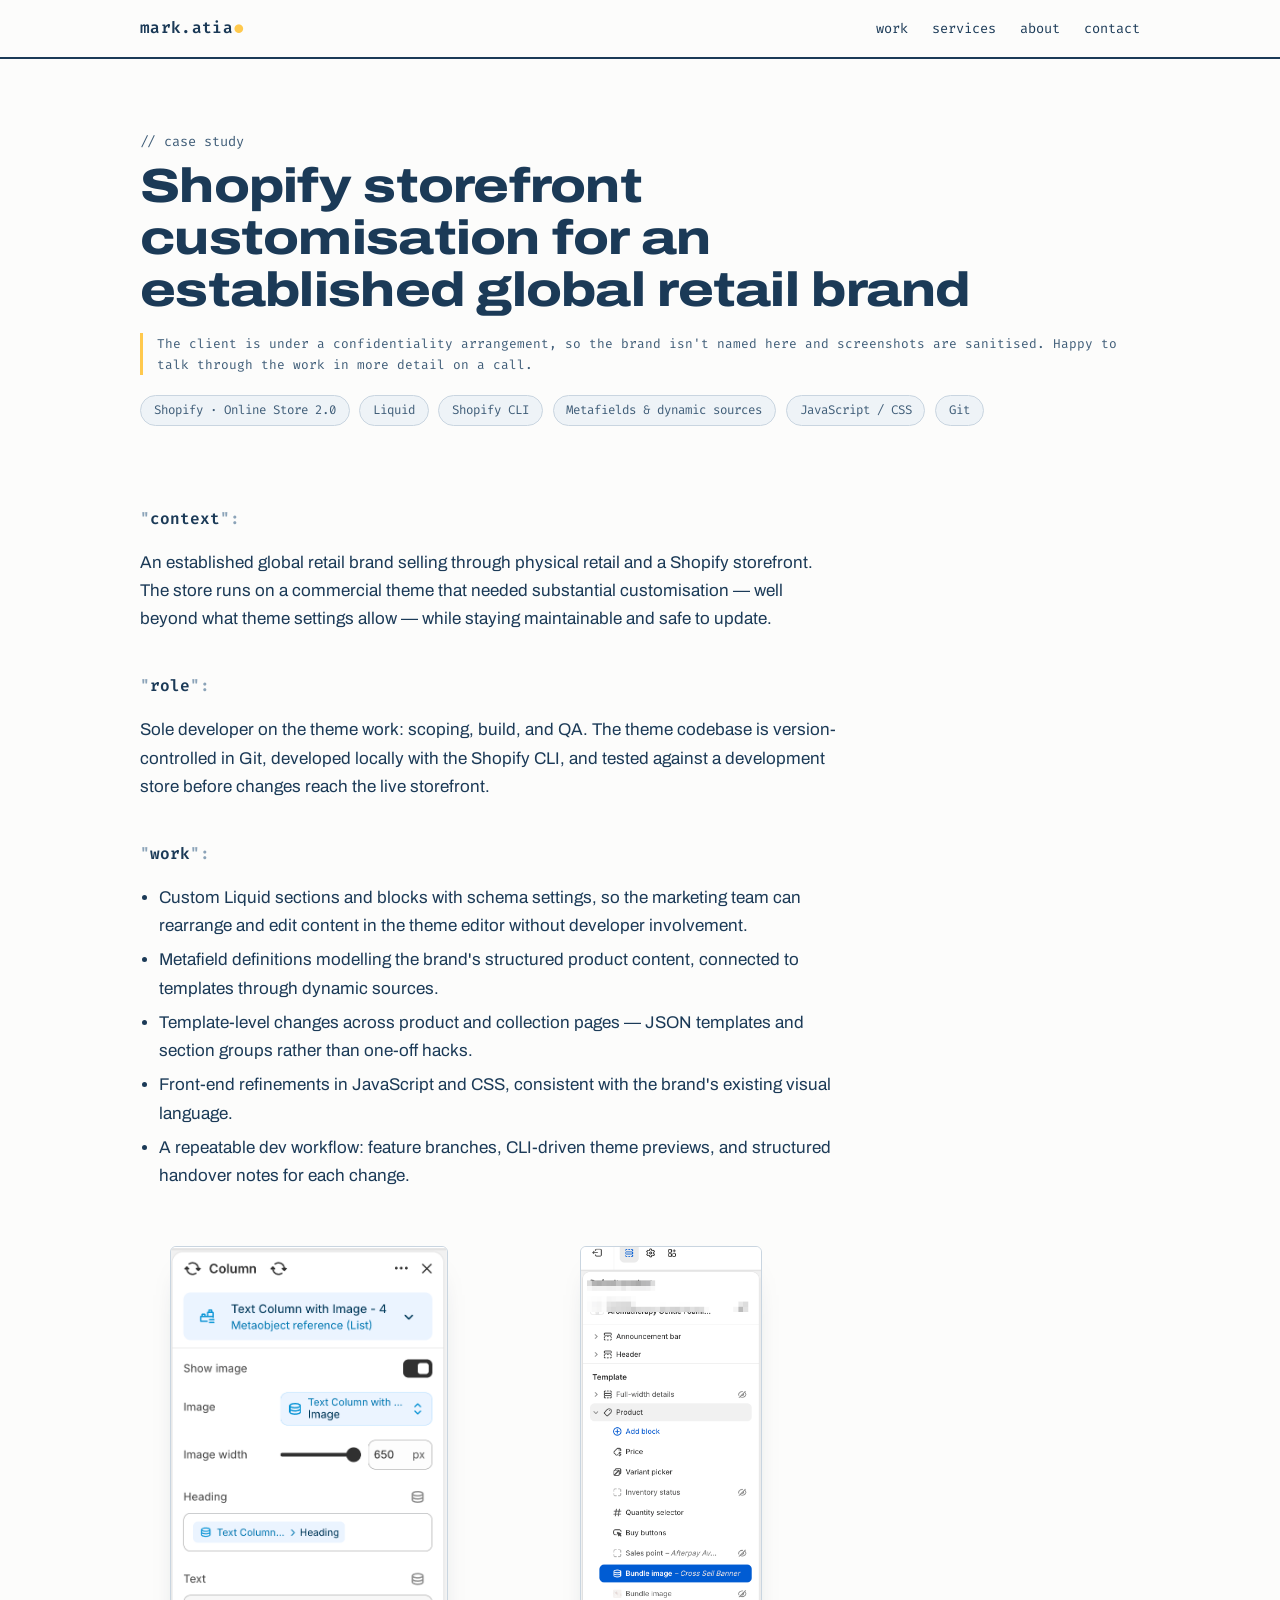
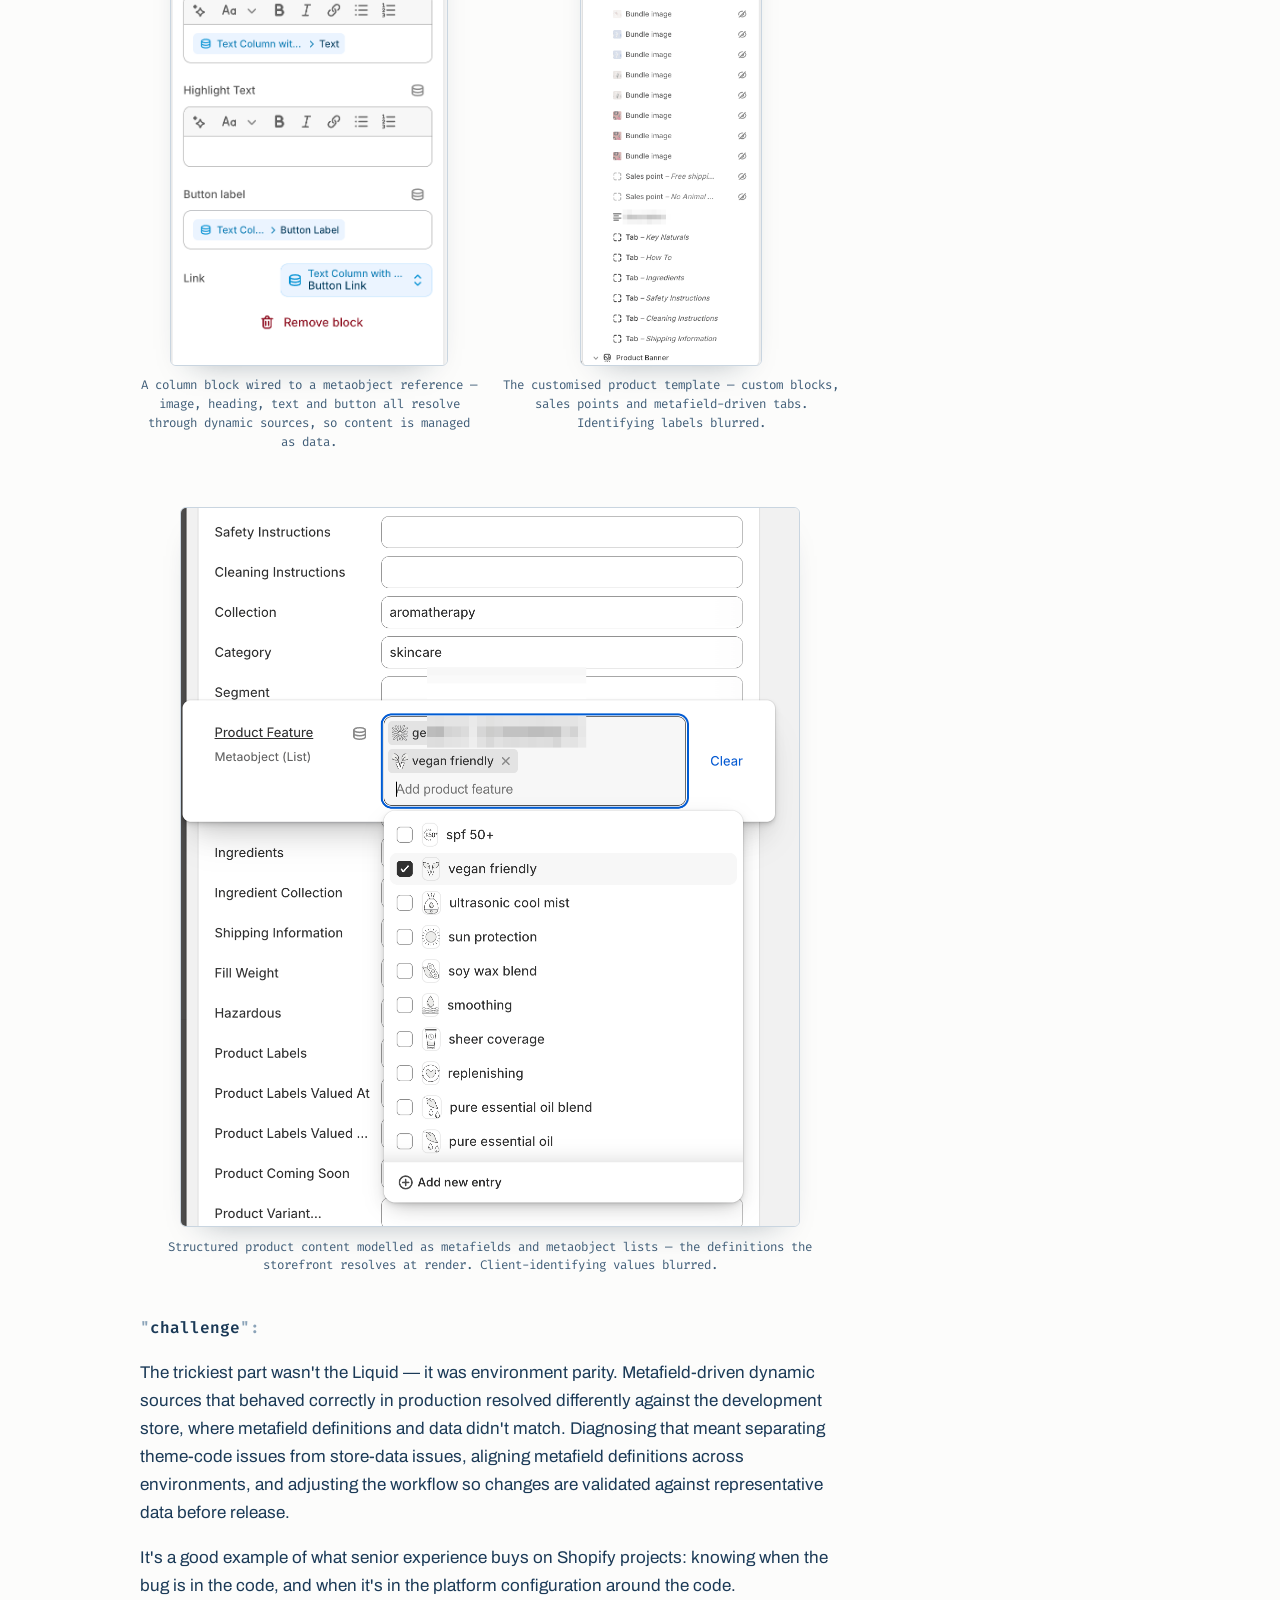
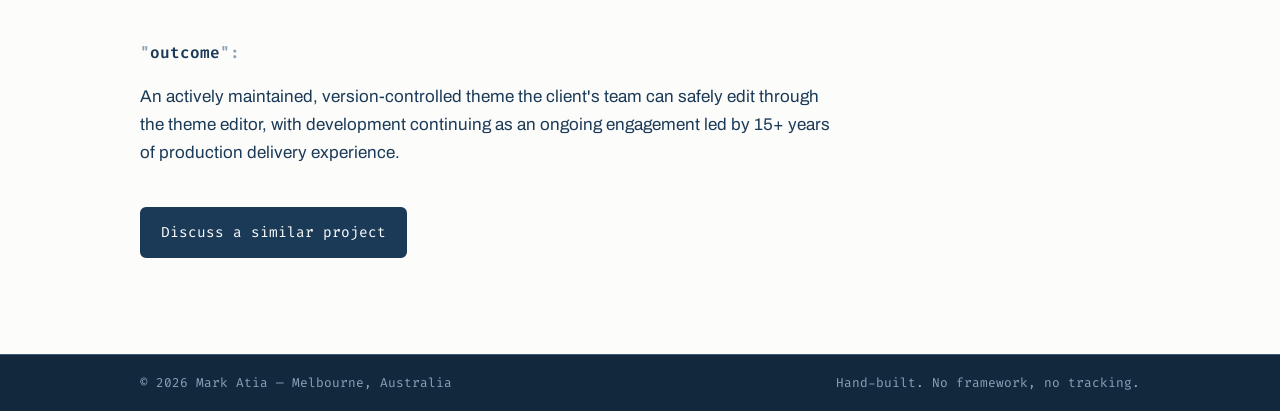
<file: case-studies/shopify-storefront-customisation.html>
<!DOCTYPE html>
<html lang="en-AU">
<head>
  <meta charset="UTF-8">
  <meta name="viewport" content="width=device-width, initial-scale=1.0">
  <title>Case study — Shopify storefront customisation · Mark Atia</title>
  <meta name="description" content="Case study: extensive customisation of a commercial Shopify storefront for an established global retail brand — custom Liquid sections, metafields and dynamic sources, Git-based theme workflow.">
  <link rel="canonical" href="https://markatia.github.io/case-studies/shopify-storefront-customisation.html">
  <meta property="og:type" content="article">
  <meta property="og:title" content="Case study — Shopify storefront customisation · Mark Atia">
  <meta property="og:description" content="Case study: extensive customisation of a commercial Shopify storefront for an established global retail brand — custom Liquid sections, metafields and dynamic sources, Git-based theme workflow.">
  <meta property="og:url" content="https://markatia.github.io/case-studies/shopify-storefront-customisation.html">
  <meta property="og:image" content="https://markatia.github.io/assets/img/social-preview.svg">
  <meta name="twitter:card" content="summary_large_image">
  <meta name="twitter:title" content="Case study — Shopify storefront customisation · Mark Atia">
  <meta name="twitter:description" content="Case study: extensive customisation of a commercial Shopify storefront for an established global retail brand — custom Liquid sections, metafields and dynamic sources, Git-based theme workflow.">
  <meta name="twitter:image" content="https://markatia.github.io/assets/img/social-preview.svg">
  <link rel="icon" type="image/svg+xml" href="../assets/img/favicon.svg">
  <link rel="preconnect" href="https://fonts.googleapis.com">
  <link rel="preconnect" href="https://fonts.gstatic.com" crossorigin>
  <link href="https://fonts.googleapis.com/css2?family=Archivo:wdth,wght@75..125,400..900&family=Fira+Code:wght@400;600&display=swap" rel="stylesheet">
  <link rel="stylesheet" href="../assets/css/style.css">
</head>
<body>
  <a class="skip-link" href="#main">Skip to content</a>

  <header class="site-header">
    <div class="wrap">
      <a class="monogram" href="../index.html">mark.atia<span class="dot">●</span></a>
      <button class="nav-toggle" aria-expanded="false" aria-controls="site-nav">menu</button>
      <nav class="site-nav" id="site-nav" aria-label="Main">
        <ul>
          <li><a href="../index.html#work">work</a></li>
          <li><a href="../index.html#services">services</a></li>
          <li><a href="../index.html#about">about</a></li>
          <li><a href="../index.html#contact">contact</a></li>
        </ul>
      </nav>
    </div>
  </header>

  <main id="main">
    <header class="cs-header">
      <div class="wrap">
        <p class="eyebrow">// case study</p>
        <h1>Shopify storefront customisation for an established global retail brand</h1>
        <p class="note-confidential">The client is under a confidentiality arrangement, so the brand isn't named here and screenshots are sanitised. Happy to talk through the work in more detail on a call.</p>
        <ul class="cs-facts">
          <li>Shopify · Online Store 2.0</li>
          <li>Liquid</li>
          <li>Shopify CLI</li>
          <li>Metafields &amp; dynamic sources</li>
          <li>JavaScript / CSS</li>
          <li>Git</li>
        </ul>
      </div>
    </header>

    <div class="cs-body">
      <div class="wrap">

        <section class="reveal">
          <h2 class="cs-key">context</h2>
          <p>An established global retail brand selling through physical retail and a Shopify storefront. The store runs on a commercial theme that needed substantial customisation — well beyond what theme settings allow — while staying maintainable and safe to update.</p>
        </section>

        <section class="reveal">
          <h2 class="cs-key">role</h2>
          <p>Sole developer on the theme work: scoping, build, and QA. The theme codebase is version-controlled in Git, developed locally with the Shopify CLI, and tested against a development store before changes reach the live storefront.</p>
        </section>

        <section class="reveal">
          <h2 class="cs-key">work</h2>
          <ul>
            <li>Custom Liquid sections and blocks with schema settings, so the marketing team can rearrange and edit content in the theme editor without developer involvement.</li>
            <li>Metafield definitions modelling the brand's structured product content, connected to templates through dynamic sources.</li>
            <li>Template-level changes across product and collection pages — JSON templates and section groups rather than one-off hacks.</li>
            <li>Front-end refinements in JavaScript and CSS, consistent with the brand's existing visual language.</li>
            <li>A repeatable dev workflow: feature branches, CLI-driven theme previews, and structured handover notes for each change.</li>
          </ul>

          <!-- TODO: replace these placeholders with sanitised screenshots (blur or crop anything identifying) -->
          <div class="fig-row">
            <figure class="reveal">
              <a href="../assets/img/metaobject-column-settings.png" target="_blank" rel="noopener"><img src="../assets/img/metaobject-column-settings.png" width="603" height="1566" loading="lazy" alt="Theme editor settings panel: a column block whose image, heading, text and button all resolve through a metaobject reference via dynamic sources"></a>
              <figcaption>A column block wired to a metaobject reference — image, heading, text and button all resolve through dynamic sources, so content is managed as data.</figcaption>
            </figure>
            <figure class="reveal">
              <a href="../assets/img/product-template-blocks.png" target="_blank" rel="noopener"><img src="../assets/img/product-template-blocks.png" width="605" height="2406" loading="lazy" alt="Theme editor block tree for a heavily customised product template with custom bundle blocks, sales points and metafield-driven tabs; identifying labels blurred"></a>
              <figcaption>The customised product template — custom blocks, sales points and metafield-driven tabs. Identifying labels blurred.</figcaption>
            </figure>
          </div>
          <figure class="reveal">
            <a href="../assets/img/metafields-metaobjects.png" target="_blank" rel="noopener"><img src="../assets/img/metafields-metaobjects.png" width="1235" height="1433" loading="lazy" alt="Shopify product metafields panel showing a metaobject list definition with feature entries assigned to a product; client-identifying values blurred"></a>
            <figcaption>Structured product content modelled as metafields and metaobject lists — the definitions the storefront resolves at render. Client-identifying values blurred.</figcaption>
          </figure>
        </section>

        <section class="reveal">
          <h2 class="cs-key">challenge</h2>
          <p>The trickiest part wasn't the Liquid — it was environment parity. Metafield-driven dynamic sources that behaved correctly in production resolved differently against the development store, where metafield definitions and data didn't match. Diagnosing that meant separating theme-code issues from store-data issues, aligning metafield definitions across environments, and adjusting the workflow so changes are validated against representative data before release.</p>
          <p>It's a good example of what senior experience buys on Shopify projects: knowing when the bug is in the code, and when it's in the platform configuration around the code.</p>
        </section>

        <section class="reveal">
          <h2 class="cs-key">outcome</h2>
          <p>An actively maintained, version-controlled theme the client's team can safely edit through the theme editor, with development continuing as an ongoing engagement led by 15+ years of production delivery experience.</p>
          <!-- TODO: when you have permission + numbers, add 1–2 concrete results here
               e.g. editor-managed content replacing developer requests, page-speed deltas, release cadence -->
        </section>

        <section class="reveal">
          <p><a class="btn btn-primary" href="../index.html#contact">Discuss a similar project</a></p>
        </section>

      </div>
    </div>
  </main>

  <footer class="site-footer">
    <div class="wrap">
      <span>© <span id="year"></span> Mark Atia — Melbourne, Australia</span>
      <span>Hand-built. No framework, no tracking.</span>
    </div>
  </footer>

  <script src="../assets/js/main.js"></script>
</body>
</html>
</file>
<file: assets/css/style.css>
/* ==========================================================================
   Mark Atia — portfolio
   Palette: ink navy (carried over from CV) + signal yellow
   Type:    Archivo (display + body) / Fira Code (utility)
   ========================================================================== */

:root {
  --navy-900: #12293d;
  --navy-700: #1b3a57;   /* brand primary — matches CV */
  --navy-500: #3e5c77;
  --navy-300: #8ba3b8;
  --navy-200: #c9d5e0;
  --navy-050: #eef3f7;
  --paper:    #fcfcfb;
  --yellow:   #ffc94d;   /* signal — interactive + marks only, never text on light */
  --yellow-soft: #ffe4a3;

  --font-display: "Archivo", "Helvetica Neue", Arial, sans-serif;
  --font-body: "Archivo", "Helvetica Neue", Arial, sans-serif;
  --font-mono: "Fira Code", ui-monospace, "SF Mono", Consolas, monospace;

  --measure: 62ch;
  --radius: 6px;
  --gutter: clamp(1.25rem, 4vw, 2.5rem);
}

/* ---- Reset-ish ---- */
*, *::before, *::after { box-sizing: border-box; }
html { scroll-behavior: smooth; }
body {
  margin: 0;
  background: var(--paper);
  color: var(--navy-700);
  font-family: var(--font-body);
  font-size: 1.0625rem;
  line-height: 1.65;
  -webkit-font-smoothing: antialiased;
}
img { max-width: 100%; display: block; }

::selection { background: var(--yellow); color: var(--navy-900); }

a {
  color: var(--navy-700);
  text-decoration-color: var(--yellow);
  text-decoration-thickness: 2px;
  text-underline-offset: 3px;
  transition: text-decoration-thickness 120ms ease;
}
a:hover { text-decoration-thickness: 4px; }

:focus-visible {
  outline: 3px solid var(--yellow);
  outline-offset: 2px;
  border-radius: 2px;
}

.skip-link {
  position: absolute;
  left: -9999px;
  top: 0;
  background: var(--navy-900);
  color: #fff;
  padding: 0.6rem 1rem;
  z-index: 100;
}
.skip-link:focus { left: 0.5rem; top: 0.5rem; }

.wrap {
  max-width: 1080px;
  margin-inline: auto;
  padding-inline: var(--gutter);
}

/* ---- Header / nav ---- */
.site-header {
  border-bottom: 2px solid var(--navy-700);
  background: var(--paper);
  position: relative;
  z-index: 40;
  transition: background-color 180ms ease, border-color 180ms ease, box-shadow 180ms ease;
}
.site-header.is-sticky-active {
  position: fixed;
  top: 0;
  right: 0;
  left: 0;
  background: rgba(252, 252, 251, 0.96);
  border-bottom-color: var(--navy-200);
  box-shadow: 0 12px 28px -24px rgba(18, 41, 61, 0.55);
  backdrop-filter: saturate(120%) blur(4px);
}
.site-header .wrap {
  display: flex;
  align-items: center;
  justify-content: space-between;
  padding-block: 0.9rem;
}
.monogram {
  display: inline-flex;
  align-items: center;
  gap: 0.08rem;
  font-family: var(--font-mono);
  font-weight: 600;
  font-size: 1rem;
  text-decoration: none;
  letter-spacing: 0.02em;
}
.monogram .dot {
  color: transparent;
  text-shadow: 0 0 0 var(--yellow);
  transition: transform 180ms ease, text-shadow 180ms ease;
  animation: monogram-dot-intro 480ms ease-out 120ms 1 both;
}
.monogram:hover .dot,
.monogram:focus-visible .dot {
  animation: monogram-dot-pulse 420ms ease-in-out 1;
}

@keyframes monogram-dot-intro {
  0% {
    transform: scale(0.8);
    text-shadow: 0 0 0 var(--yellow-soft);
  }
  60% {
    transform: scale(1.2);
  }
  100% {
    transform: scale(1);
    text-shadow: 0 0 0 var(--yellow);
  }
}

@keyframes monogram-dot-pulse {
  0% {
    transform: scale(1);
    text-shadow: 0 0 0 var(--yellow);
  }
  50% {
    transform: scale(1.2);
    text-shadow: 0 0 0 var(--yellow-soft);
  }
  100% {
    transform: scale(1);
    text-shadow: 0 0 0 var(--yellow);
  }
}

.site-nav ul {
  display: flex;
  gap: 1.5rem;
  list-style: none;
  margin: 0;
  padding: 0;
}
.site-nav a {
  font-family: var(--font-mono);
  font-size: 0.85rem;
  text-decoration: none;
}
.site-nav a:hover,
.site-nav a.is-active {
  text-decoration: underline;
  text-decoration-color: var(--yellow);
  text-decoration-thickness: 3px;
}

.nav-toggle { display: none; }

/* ---- Hero ---- */
.hero { padding-block: clamp(3rem, 9vw, 6rem) clamp(2.1rem, 6vw, 3.75rem); }
.hero .wrap {
  display: grid;
  grid-template-columns: minmax(0, 1fr);
  gap: clamp(2rem, 5vw, 4rem);
  align-items: start;
}
.hero h1 {
  font-family: var(--font-display);
  font-weight: 800;
  font-stretch: 125%;
  font-size: clamp(2.7rem, 7vw, 4.5rem);
  line-height: 1.02;
  letter-spacing: -0.02em;
  margin: 0 0 0.75rem;
  text-transform: uppercase;
}
.hero .role {
  font-size: clamp(1.1rem, 2.2vw, 1.35rem);
  font-weight: 500;
  margin: 0 0 0.4rem;
}
.hero .meta {
  font-family: var(--font-mono);
  font-size: 0.9rem;
  color: var(--navy-500);
  margin: 0 0 2rem;
}
.hero-actions { display: flex; flex-wrap: wrap; gap: 0.9rem; }

.btn {
  display: inline-block;
  font-family: var(--font-mono);
  font-size: 0.9rem;
  padding: 0.7rem 1.2rem;
  border-radius: var(--radius);
  text-decoration: none;
  border: 2px solid var(--navy-700);
  transition: transform 120ms ease, background 120ms ease;
}
.btn:hover { transform: translateY(-2px); }
.btn-primary { background: var(--navy-700); color: #fff; }
.btn-primary:hover { background: var(--navy-900); }
.btn-ghost { background: transparent; color: var(--navy-700); }
.btn-ghost:hover { background: var(--navy-050); }

/* Schema card — the signature element */
.schema-card {
  background: var(--navy-900);
  color: var(--navy-200);
  border-radius: var(--radius);
  padding: 1.4rem 1.5rem;
  font-family: var(--font-mono);
  font-size: 0.82rem;
  line-height: 1.7;
  box-shadow: 0 20px 40px -24px rgba(18, 41, 61, 0.55);
  overflow-x: auto;
  max-width: 100%;
}
.schema-card pre { margin: 0; }
.schema-card .tag { color: var(--navy-300); }
.schema-card .key { color: #9fc6e8; }
.schema-card .str { color: var(--yellow); }
.schema-card .punc { color: var(--navy-300); }

/* ---- Sections ---- */
.section { padding-block: clamp(2.75rem, 7vw, 4.5rem); }
.hero + .section { border-top: 1px solid var(--navy-050); }
.section + .section { border-top: 1px solid var(--navy-200); }

.eyebrow {
  font-family: var(--font-mono);
  font-size: 0.85rem;
  color: var(--navy-500);
  margin: 0 0 0.5rem;
}
.section h2 {
  font-family: var(--font-display);
  font-weight: 700;
  font-stretch: 115%;
  font-size: clamp(1.6rem, 3.5vw, 2.1rem);
  letter-spacing: -0.01em;
  margin: 0 0 1.75rem;
}
.section .lede { max-width: var(--measure); }

/* ---- Work cards ---- */
.work-grid {
  display: grid;
  grid-template-columns: repeat(auto-fit, minmax(300px, 1fr));
  gap: 1.5rem;
}
.work-card {
  border: 2px solid var(--navy-700);
  border-radius: var(--radius);
  padding: 1.6rem;
  display: flex;
  flex-direction: column;
  gap: 0.75rem;
  background: #fff;
}
.work-card h3 {
  font-family: var(--font-display);
  font-weight: 700;
  font-size: 1.2rem;
  margin: 0;
  line-height: 1.3;
}
.work-card .badge {
  align-self: flex-start;
  font-family: var(--font-mono);
  font-size: 0.72rem;
  background: var(--navy-050);
  border: 1px solid var(--navy-200);
  border-radius: 999px;
  padding: 0.2rem 0.7rem;
  color: var(--navy-500);
}
.work-card p { margin: 0; color: var(--navy-500); font-size: 0.97rem; }
.work-card .card-link { margin-top: auto; font-family: var(--font-mono); font-size: 0.88rem; }

/* ---- Services ---- */
.services-grid {
  display: grid;
  grid-template-columns: repeat(auto-fit, minmax(260px, 1fr));
  gap: 1.25rem;
}
.service {
  background: var(--navy-050);
  border-radius: var(--radius);
  padding: 1.3rem 1.4rem;
}
.service h3 {
  font-family: var(--font-mono);
  font-size: 0.92rem;
  font-weight: 600;
  margin: 0 0 0.4rem;
}
.service h3::before { content: "— "; color: var(--yellow); font-weight: 700; }
.service p { margin: 0; font-size: 0.95rem; color: var(--navy-500); }

/* ---- About ---- */
.about p { max-width: var(--measure); }

/* ---- Contact band ---- */
.contact {
  background: var(--navy-900);
  color: var(--navy-200);
  padding-block: clamp(3rem, 7vw, 4.5rem);
}
.contact .eyebrow { color: var(--navy-300); }
.contact h2 { color: #fff; }
.contact a { color: #fff; }
.contact .email-link {
  display: inline-flex;
  align-items: center;
  gap: 0.45rem;
  font-family: var(--font-mono);
  font-size: 1.2rem;
  font-weight: 400;
}
.contact-links {
  margin-top: 1rem;
  display: flex;
  flex-direction: column;
  gap: 1.5rem;
  font-family: var(--font-mono);
  font-size: 1.2rem;
}
.contact-links a {
  display: inline-flex;
  align-items: center;
  gap: 0.45rem;
  width: fit-content;
}
.contact-icon {
  width: 1rem;
  height: 1rem;
  fill: currentColor;
}

/* ---- Footer ---- */
.site-footer {
  background: var(--navy-900);
  border-top: 1px solid var(--navy-500);
  color: var(--navy-300);
  font-family: var(--font-mono);
  font-size: 0.8rem;
}
.site-footer .wrap {
  padding-block: 1.1rem;
  display: flex;
  justify-content: space-between;
  gap: 1rem;
  flex-wrap: wrap;
}

/* ---- Case study page ---- */
.cs-header { padding-block: clamp(2.5rem, 7vw, 4.5rem) 1rem; }
.cs-header h1 {
  font-family: var(--font-display);
  font-weight: 800;
  font-stretch: 120%;
  font-size: clamp(1.9rem, 5vw, 3rem);
  line-height: 1.08;
  letter-spacing: -0.015em;
  margin: 0.25rem 0 1rem;
  max-width: 24ch;
}
.cs-facts {
  display: flex;
  flex-wrap: wrap;
  gap: 0.6rem;
  margin: 1.25rem 0 0;
  padding: 0;
  list-style: none;
}
.cs-facts li {
  font-family: var(--font-mono);
  font-size: 0.78rem;
  background: var(--navy-050);
  border: 1px solid var(--navy-200);
  border-radius: 999px;
  padding: 0.25rem 0.8rem;
  color: var(--navy-500);
}
.cs-body { padding-block: 1.5rem 3.5rem; }
.cs-body section { margin-block: 2.5rem; max-width: 70ch; }
.cs-key {
  font-family: var(--font-mono);
  font-size: 1rem;
  font-weight: 600;
  margin: 0 0 0.75rem;
}
.cs-key::before { content: '"'; color: var(--navy-300); }
.cs-key::after { content: '":'; color: var(--navy-300); }
.cs-body ul { padding-left: 1.2rem; }
.cs-body li { margin-block: 0.4rem; }

.figure-placeholder {
  border: 2px dashed var(--navy-200);
  border-radius: var(--radius);
  padding: 3rem 1.5rem;
  text-align: center;
  font-family: var(--font-mono);
  font-size: 0.85rem;
  color: var(--navy-300);
  margin: 1.5rem 0;
}

.fig-row {
  display: grid;
  grid-template-columns: repeat(auto-fit, minmax(240px, 1fr));
  gap: 1.5rem;
  align-items: start;
  margin: 1.75rem 0;
}
.fig-row figure { margin: 0; }
.cs-body figure { margin: 1.75rem 0; }
.cs-body figure a { display: block; line-height: 0; }
.cs-body figure img {
  width: auto;
  max-width: 100%;
  max-height: 720px;
  margin-inline: auto;
  border: 1px solid var(--navy-200);
  border-radius: var(--radius);
  box-shadow: 0 16px 32px -22px rgba(18, 41, 61, 0.4);
}
.cs-body figcaption {
  font-family: var(--font-mono);
  font-size: 0.78rem;
  color: var(--navy-500);
  margin-top: 0.65rem;
  line-height: 1.5;
  text-align: center;
}

.note-confidential {
  font-family: var(--font-mono);
  font-size: 0.8rem;
  color: var(--navy-500);
  border-left: 3px solid var(--yellow);
  padding-left: 0.9rem;
}

/* ---- Reveal animation ---- */
.reveal { opacity: 0; transform: translateY(14px); transition: opacity 500ms ease, transform 500ms ease; }
.reveal.is-visible { opacity: 1; transform: none; }

@media (prefers-reduced-motion: reduce) {
  html { scroll-behavior: auto; }
  .reveal { opacity: 1; transform: none; transition: none; }
  .btn, a { transition: none; }
  .monogram .dot { animation: none; transform: none; }
}

/* ---- Responsive ---- */
@media (max-width: 880px) {
  .schema-card { font-size: 0.78rem; }
}

@media (max-width: 640px) {
  .nav-toggle {
    display: inline-flex;
    align-items: center;
    gap: 0.4rem;
    background: none;
    border: 2px solid var(--navy-700);
    border-radius: var(--radius);
    font-family: var(--font-mono);
    font-size: 0.8rem;
    color: var(--navy-700);
    padding: 0.35rem 0.7rem;
    cursor: pointer;
  }
  .site-nav {
    display: none;
    position: absolute;
    top: 100%;
    left: 0;
    right: 0;
    background: var(--paper);
    border-bottom: 2px solid var(--navy-700);
    z-index: 50;
  }
  .site-nav.is-open { display: block; }
  .site-nav ul { flex-direction: column; gap: 0; padding: 0.5rem var(--gutter) 1rem; }
  .site-nav li { padding-block: 0.5rem; }
  .site-header { position: relative; }

  /* Leave room under sticky header so section eyebrows stay visible */
  #work,
  #services,
  #about,
  #contact {
    scroll-margin-top: 2.2rem;
  }
}
</file>
